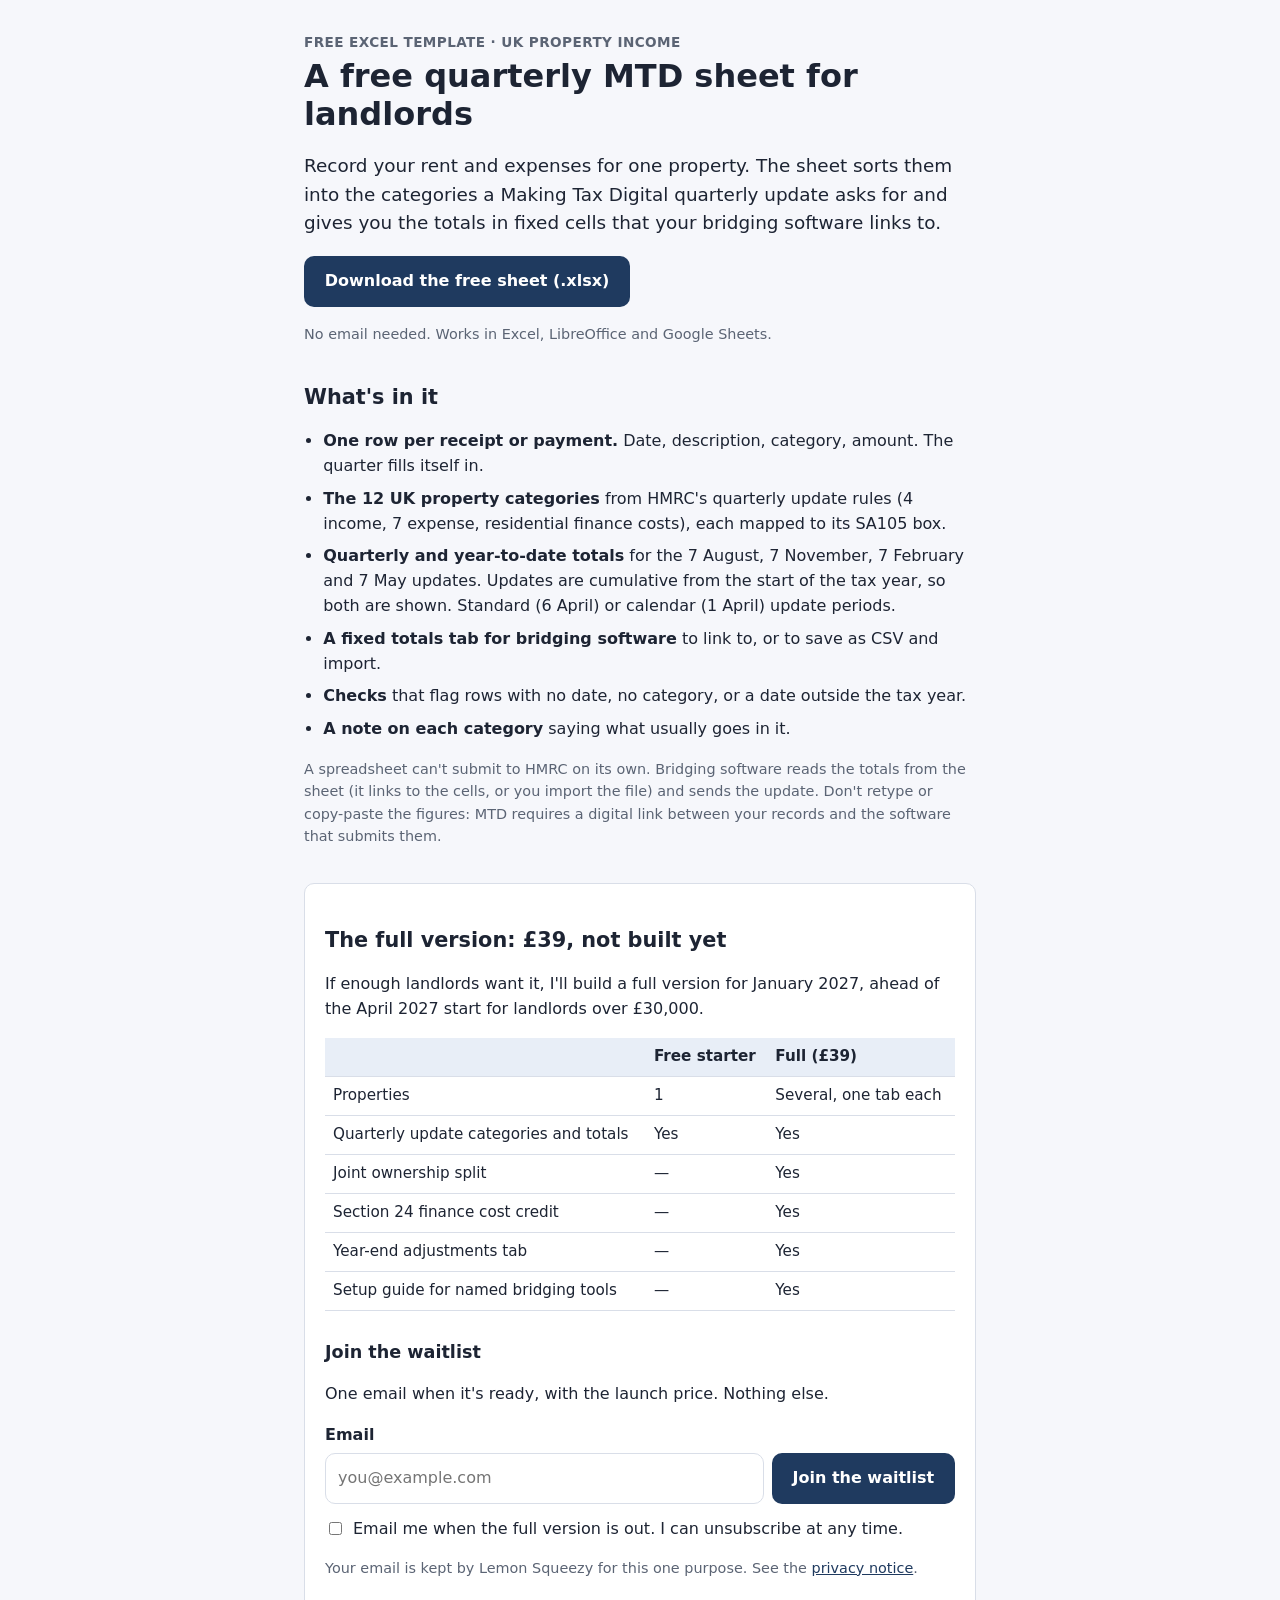
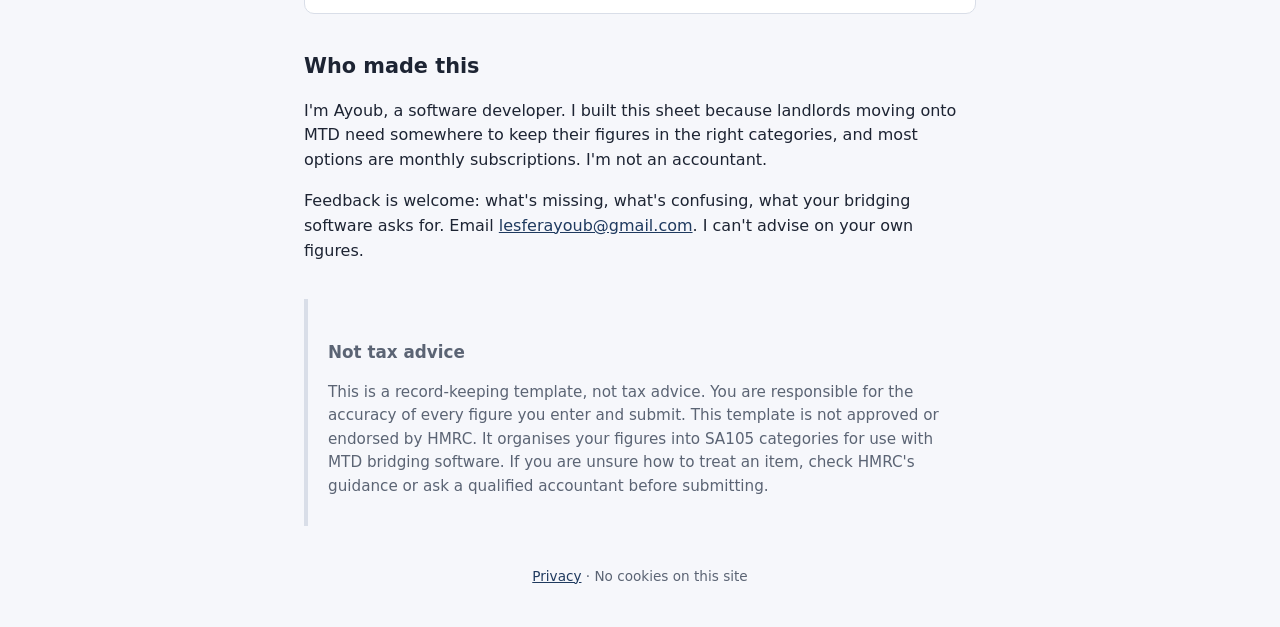
<file: index.html>
<!doctype html>
<html lang="en-GB">
<head>
<meta charset="utf-8">
<meta name="viewport" content="width=device-width, initial-scale=1">
<title>Free MTD Quarterly Sheet for UK Landlords</title>
<meta name="description" content="A free Excel sheet for one rental property: record income and expenses in the MTD quarterly update categories and get each quarter's totals in fixed cells your bridging software can link to.">
<link rel="stylesheet" href="style.css">
</head>
<body>
<main>

<header class="hero">
  <p class="eyebrow">Free Excel template · UK property income</p>
  <h1>A free quarterly MTD sheet for landlords</h1>
  <p class="lede">Record your rent and expenses for one property. The sheet sorts them into the categories a Making Tax Digital quarterly update asks for and gives you the totals in fixed cells that your bridging software links to.</p>
  <p>
    <a class="button" href="https://github.com/alesfer001/mtd-landlord-sheet/releases/download/sheet-v1.1/mtd-landlord-quarterly-sheet-starter.xlsx"data-goatcounter-click="download-starter" data-goatcounter-title="Starter sheet download">Download the free sheet (.xlsx)</a>
  </p>
  <p class="small">No email needed. Works in Excel, LibreOffice and Google Sheets.</p>
</header>

<section>
  <h2>What's in it</h2>
  <ul class="ticks">
    <li><strong>One row per receipt or payment.</strong> Date, description, category, amount. The quarter fills itself in.</li>
    <li><strong>The 12 UK property categories</strong> from HMRC's quarterly update rules (4 income, 7 expense, residential finance costs), each mapped to its SA105 box.</li>
    <li><strong>Quarterly and year-to-date totals</strong> for the 7 August, 7 November, 7 February and 7 May updates. Updates are cumulative from the start of the tax year, so both are shown. Standard (6 April) or calendar (1 April) update periods.</li>
    <li><strong>A fixed totals tab for bridging software</strong> to link to, or to save as CSV and import.</li>
    <li><strong>Checks</strong> that flag rows with no date, no category, or a date outside the tax year.</li>
    <li><strong>A note on each category</strong> saying what usually goes in it.</li>
  </ul>
  <p class="small">A spreadsheet can't submit to HMRC on its own. Bridging software reads the totals from the sheet (it links to the cells, or you import the file) and sends the update. Don't retype or copy-paste the figures: MTD requires a digital link between your records and the software that submits them.</p>
</section>

<section class="card" id="full">
  <h2>The full version: £39, not built yet</h2>
  <p>If enough landlords want it, I'll build a full version for January 2027, ahead of the April 2027 start for landlords over £30,000.</p>
  <table>
    <thead>
      <tr><th></th><th>Free starter</th><th>Full (£39)</th></tr>
    </thead>
    <tbody>
      <tr><td>Properties</td><td>1</td><td>Several, one tab each</td></tr>
      <tr><td>Quarterly update categories and totals</td><td>Yes</td><td>Yes</td></tr>
      <tr><td>Joint ownership split</td><td>—</td><td>Yes</td></tr>
      <tr><td>Section 24 finance cost credit</td><td>—</td><td>Yes</td></tr>
      <tr><td>Year-end adjustments tab</td><td>—</td><td>Yes</td></tr>
      <tr><td>Setup guide for named bridging tools</td><td>—</td><td>Yes</td></tr>
    </tbody>
  </table>

  <h3>Join the waitlist</h3>
  <p>One email when it's ready, with the launch price. Nothing else.</p>
  <form id="waitlist" action="https://mtdlandlord.lemonsqueezy.com/email-subscribe/external" method="post">
    <label for="email">Email</label>
    <div class="row">
      <input id="email" name="email" type="email" autocomplete="email" required placeholder="you@example.com">
      <button type="submit">Join the waitlist</button>
    </div>
    <label class="check">
      <input type="checkbox" name="consent" required>
      <span>Email me when the full version is out. I can unsubscribe at any time.</span>
    </label>
    <p class="small">Your email is kept by Lemon Squeezy for this one purpose. See the <a href="privacy.html">privacy notice</a>.</p>
  </form>
</section>

<section>
  <h2>Who made this</h2>
  <p>I'm Ayoub, a software developer. I built this sheet because landlords moving onto MTD need somewhere to keep their figures in the right categories, and most options are monthly subscriptions. I'm not an accountant.</p>
  <p>Feedback is welcome: what's missing, what's confusing, what your bridging software asks for. Email <a href="mailto:lesferayoub@gmail.com">lesferayoub@gmail.com</a>. I can't advise on your own figures.</p>
</section>

<section class="disclaimer">
  <h2>Not tax advice</h2>
  <p>This is a record-keeping template, not tax advice. You are responsible for the accuracy of every figure you enter and submit. This template is not approved or endorsed by HMRC. It organises your figures into SA105 categories for use with MTD bridging software. If you are unsure how to treat an item, check HMRC's guidance or ask a qualified accountant before submitting.</p>
</section>

</main>

<footer>
  <a href="privacy.html">Privacy</a> · No cookies on this site
</footer>

<script>
  // Count waitlist submissions alongside downloads; Lemon Squeezy holds the real list.
  document.getElementById("waitlist").addEventListener("submit", function () {
    if (window.goatcounter && window.goatcounter.count) {
      window.goatcounter.count({ path: "waitlist-submit", title: "Waitlist submit", event: true });
    }
  });
</script>
<script data-goatcounter="https://mtd-landlord.goatcounter.com/count" async src="//gc.zgo.at/count.js"></script>
</body>
</html>
</file>
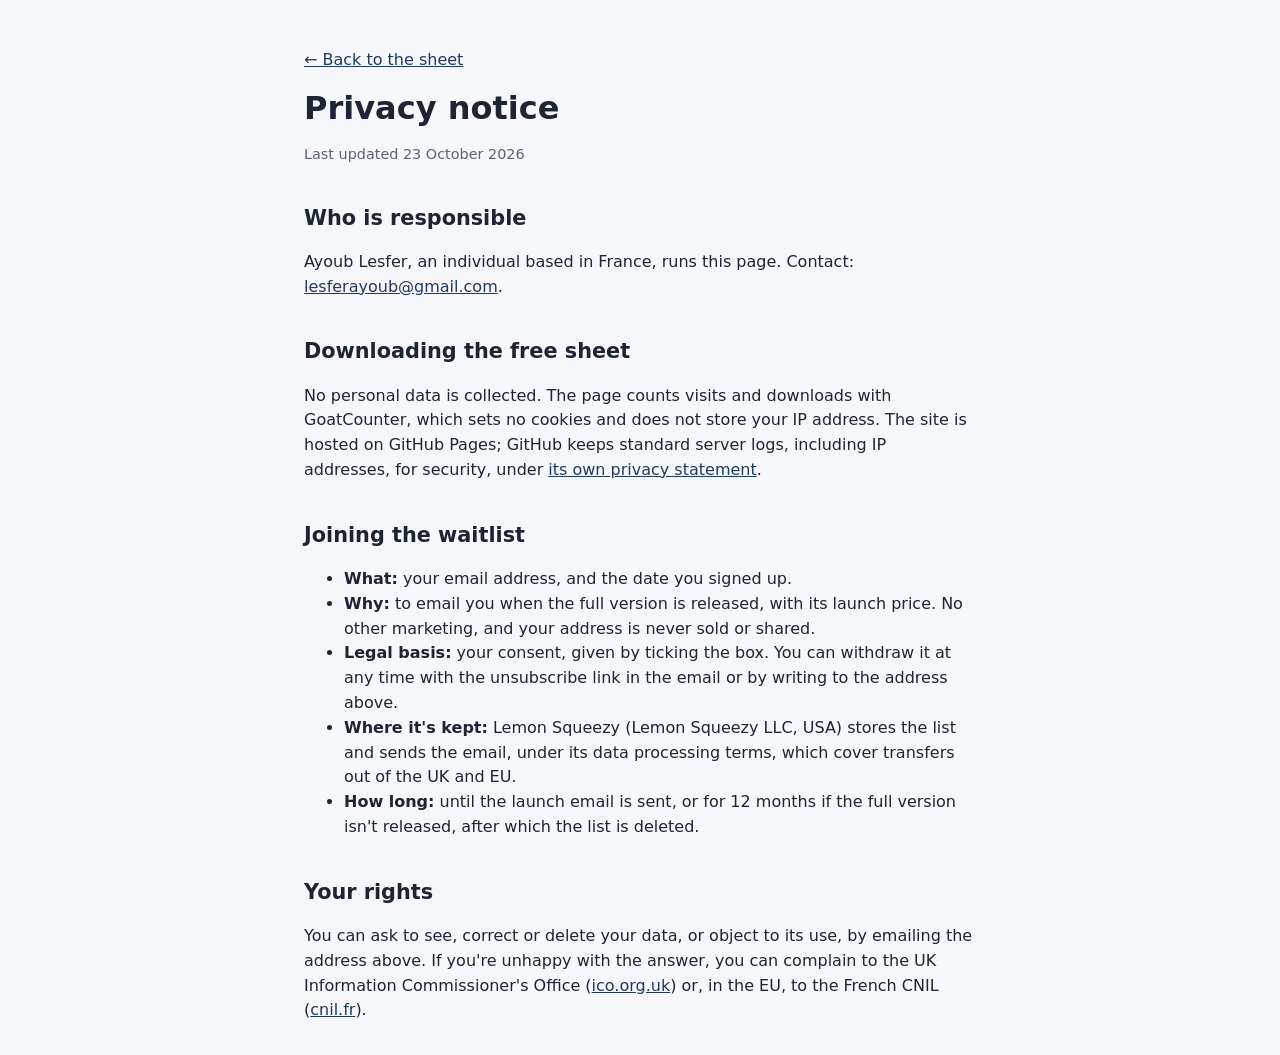
<file: privacy.html>
<!doctype html>
<html lang="en-GB">
<head>
<meta charset="utf-8">
<meta name="viewport" content="width=device-width, initial-scale=1">
<title>Privacy Notice</title>
<link rel="stylesheet" href="style.css">
</head>
<body>
<main>

<p><a href="./">← Back to the sheet</a></p>
<h1>Privacy notice</h1>
<p class="small">Last updated 23 October 2026</p>

<h2>Who is responsible</h2>
<p>Ayoub Lesfer, an individual based in France, runs this page. Contact: <a href="mailto:lesferayoub@gmail.com">lesferayoub@gmail.com</a>.</p>

<h2>Downloading the free sheet</h2>
<p>No personal data is collected. The page counts visits and downloads with GoatCounter, which sets no cookies and does not store your IP address. The site is hosted on GitHub Pages; GitHub keeps standard server logs, including IP addresses, for security, under <a href="https://docs.github.com/en/site-policy/privacy-policies/github-general-privacy-statement">its own privacy statement</a>.</p>

<h2>Joining the waitlist</h2>
<ul>
  <li><strong>What:</strong> your email address, and the date you signed up.</li>
  <li><strong>Why:</strong> to email you when the full version is released, with its launch price. No other marketing, and your address is never sold or shared.</li>
  <li><strong>Legal basis:</strong> your consent, given by ticking the box. You can withdraw it at any time with the unsubscribe link in the email or by writing to the address above.</li>
  <li><strong>Where it's kept:</strong> Lemon Squeezy (Lemon Squeezy LLC, USA) stores the list and sends the email, under its data processing terms, which cover transfers out of the UK and EU.</li>
  <li><strong>How long:</strong> until the launch email is sent, or for 12 months if the full version isn't released, after which the list is deleted.</li>
</ul>

<h2>Your rights</h2>
<p>You can ask to see, correct or delete your data, or object to its use, by emailing the address above. If you're unhappy with the answer, you can complain to the UK Information Commissioner's Office (<a href="https://ico.org.uk/make-a-complaint/">ico.org.uk</a>) or, in the EU, to the French CNIL (<a href="https://www.cnil.fr/en">cnil.fr</a>).</p>

</main>
</body>
</html>
</file>
<file: style.css>
/* MTD Landlord Quarterly Sheet: landing styles. No external resources. */

:root {
  --ink: #1d2433;
  --muted: #5b6474;
  --line: #d9dee8;
  --bg: #f6f7fb;
  --card: #ffffff;
  --accent: #1f3a5f;
  --accent-hover: #2b4f80;
  --accent-soft: #e8eef7;
  --radius: 10px;
}

* { box-sizing: border-box; }

html { -webkit-text-size-adjust: 100%; }

body {
  margin: 0;
  font-family: system-ui, -apple-system, "Segoe UI", Roboto, Helvetica, Arial, sans-serif;
  font-size: 1rem;
  line-height: 1.55;
  color: var(--ink);
  background: var(--bg);
}

main {
  max-width: 44rem;
  margin: 0 auto;
  padding: 2rem 16px 1rem;
}

h1 { font-size: 2rem; line-height: 1.2; margin: 0.25rem 0 1rem; }
h2 { font-size: 1.3rem; margin: 2.25rem 0 0.75rem; }
h3 { font-size: 1.1rem; margin: 1.75rem 0 0.5rem; }

a { color: var(--accent); }

.eyebrow {
  margin: 0;
  font-size: 0.85rem;
  font-weight: 600;
  letter-spacing: 0.03em;
  text-transform: uppercase;
  color: var(--muted);
}

.lede { font-size: 1.15rem; }

.small { font-size: 0.9rem; color: var(--muted); }

.button,
button {
  display: inline-block;
  padding: 0.8rem 1.3rem;
  border: 0;
  border-radius: var(--radius);
  background: var(--accent);
  color: #fff;
  font: inherit;
  font-weight: 600;
  text-decoration: none;
  cursor: pointer;
}

.button:hover,
button:hover { background: var(--accent-hover); }

.ticks { padding-left: 1.2rem; }
.ticks li { margin-bottom: 0.5rem; }

.card {
  margin-top: 2.25rem;
  padding: 0.25rem 1.25rem 1.25rem;
  background: var(--card);
  border: 1px solid var(--line);
  border-radius: var(--radius);
}

table {
  width: 100%;
  border-collapse: collapse;
  font-size: 0.95rem;
}

th, td {
  padding: 0.45rem 0.5rem;
  border-bottom: 1px solid var(--line);
  text-align: left;
  vertical-align: top;
}

th { background: var(--accent-soft); }

form label { display: block; font-weight: 600; margin-bottom: 0.35rem; }

.row { display: flex; gap: 0.5rem; flex-wrap: wrap; }

input[type="email"] {
  flex: 1 1 14rem;
  min-width: 0;
  padding: 0.75rem;
  border: 1px solid var(--line);
  border-radius: var(--radius);
  font: inherit;
}

.check {
  display: flex;
  gap: 0.5rem;
  align-items: flex-start;
  margin-top: 0.85rem;
  font-weight: 400;
}

.check input { margin-top: 0.3rem; }

.disclaimer {
  margin-top: 2.25rem;
  padding: 0.25rem 1.25rem 0.75rem;
  border-left: 4px solid var(--line);
  color: var(--muted);
  font-size: 0.95rem;
}

.disclaimer h2 { font-size: 1.05rem; }

footer {
  padding: 1.5rem 16px 2.5rem;
  text-align: center;
  font-size: 0.85rem;
  color: var(--muted);
}

@media (max-width: 30rem) {
  h1 { font-size: 1.6rem; }
  button { width: 100%; }
  th, td { padding: 0.4rem 0.3rem; font-size: 0.88rem; }
}
</file>
